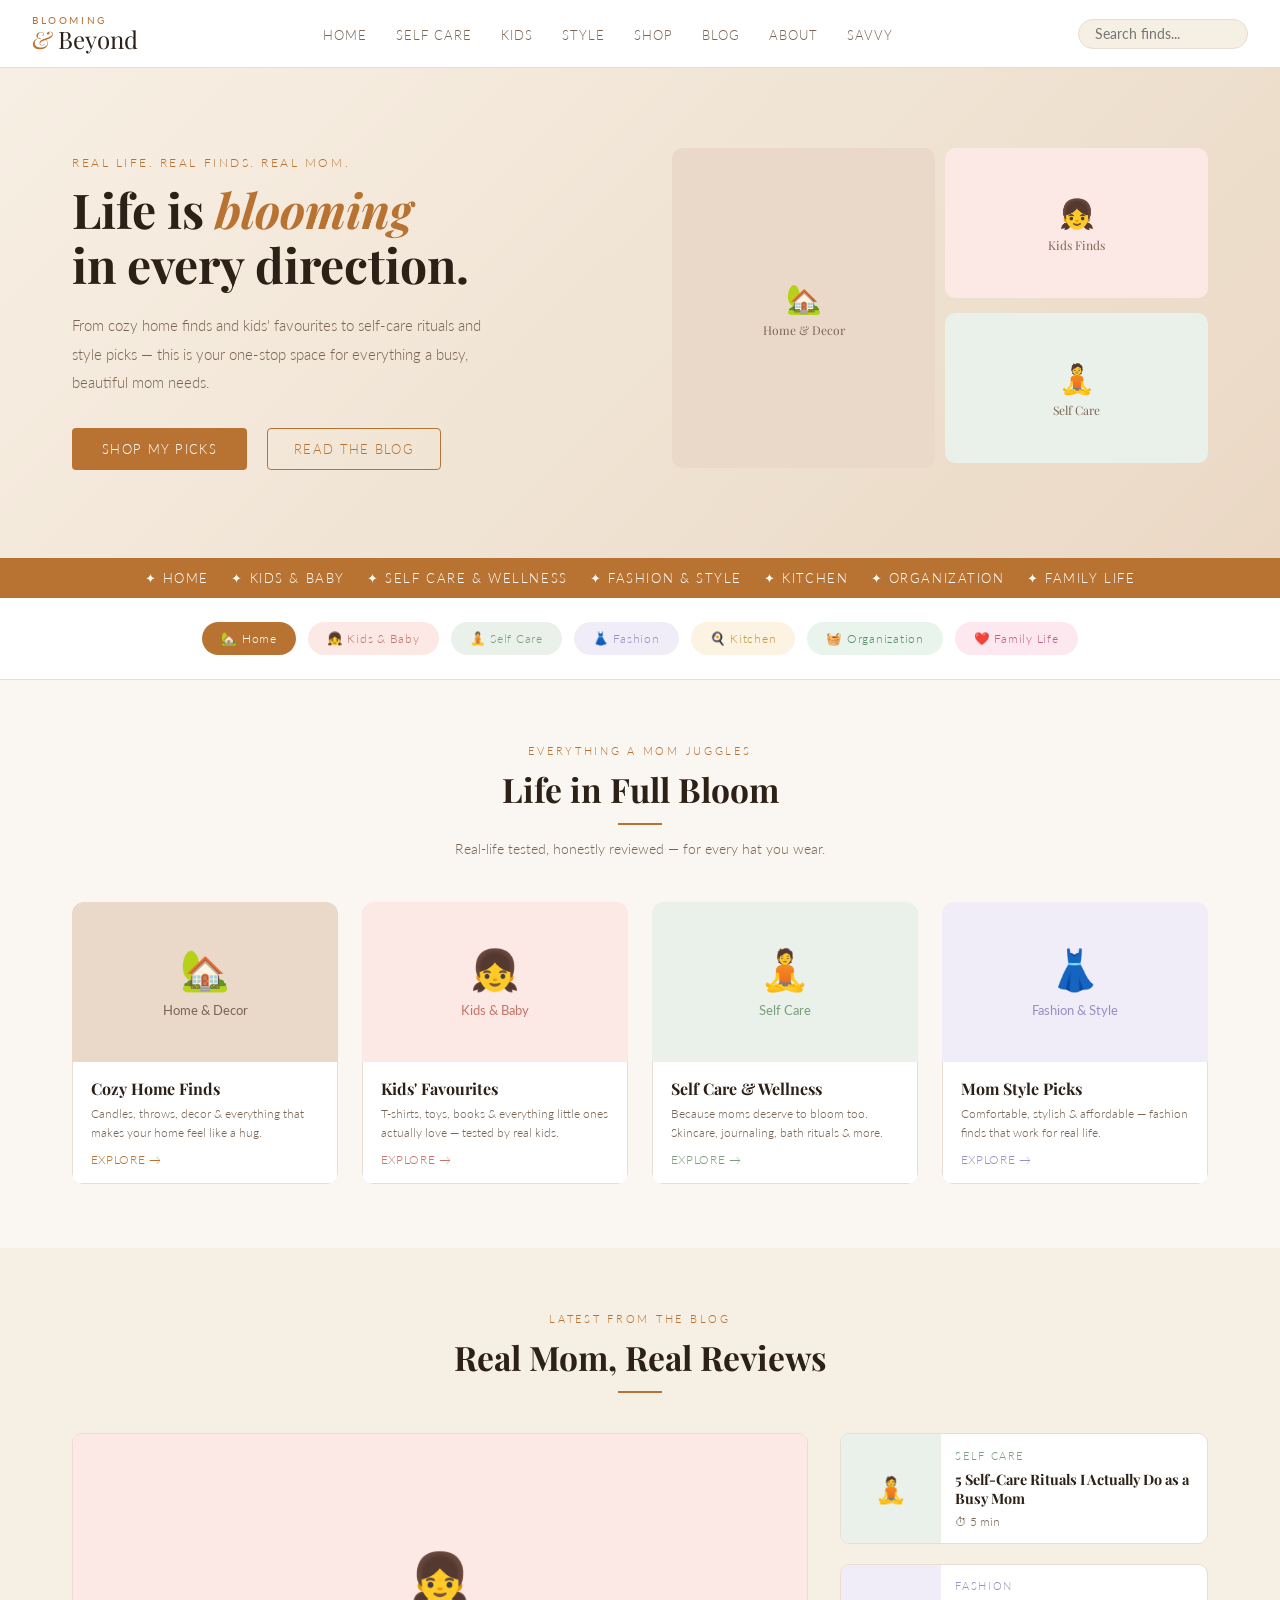
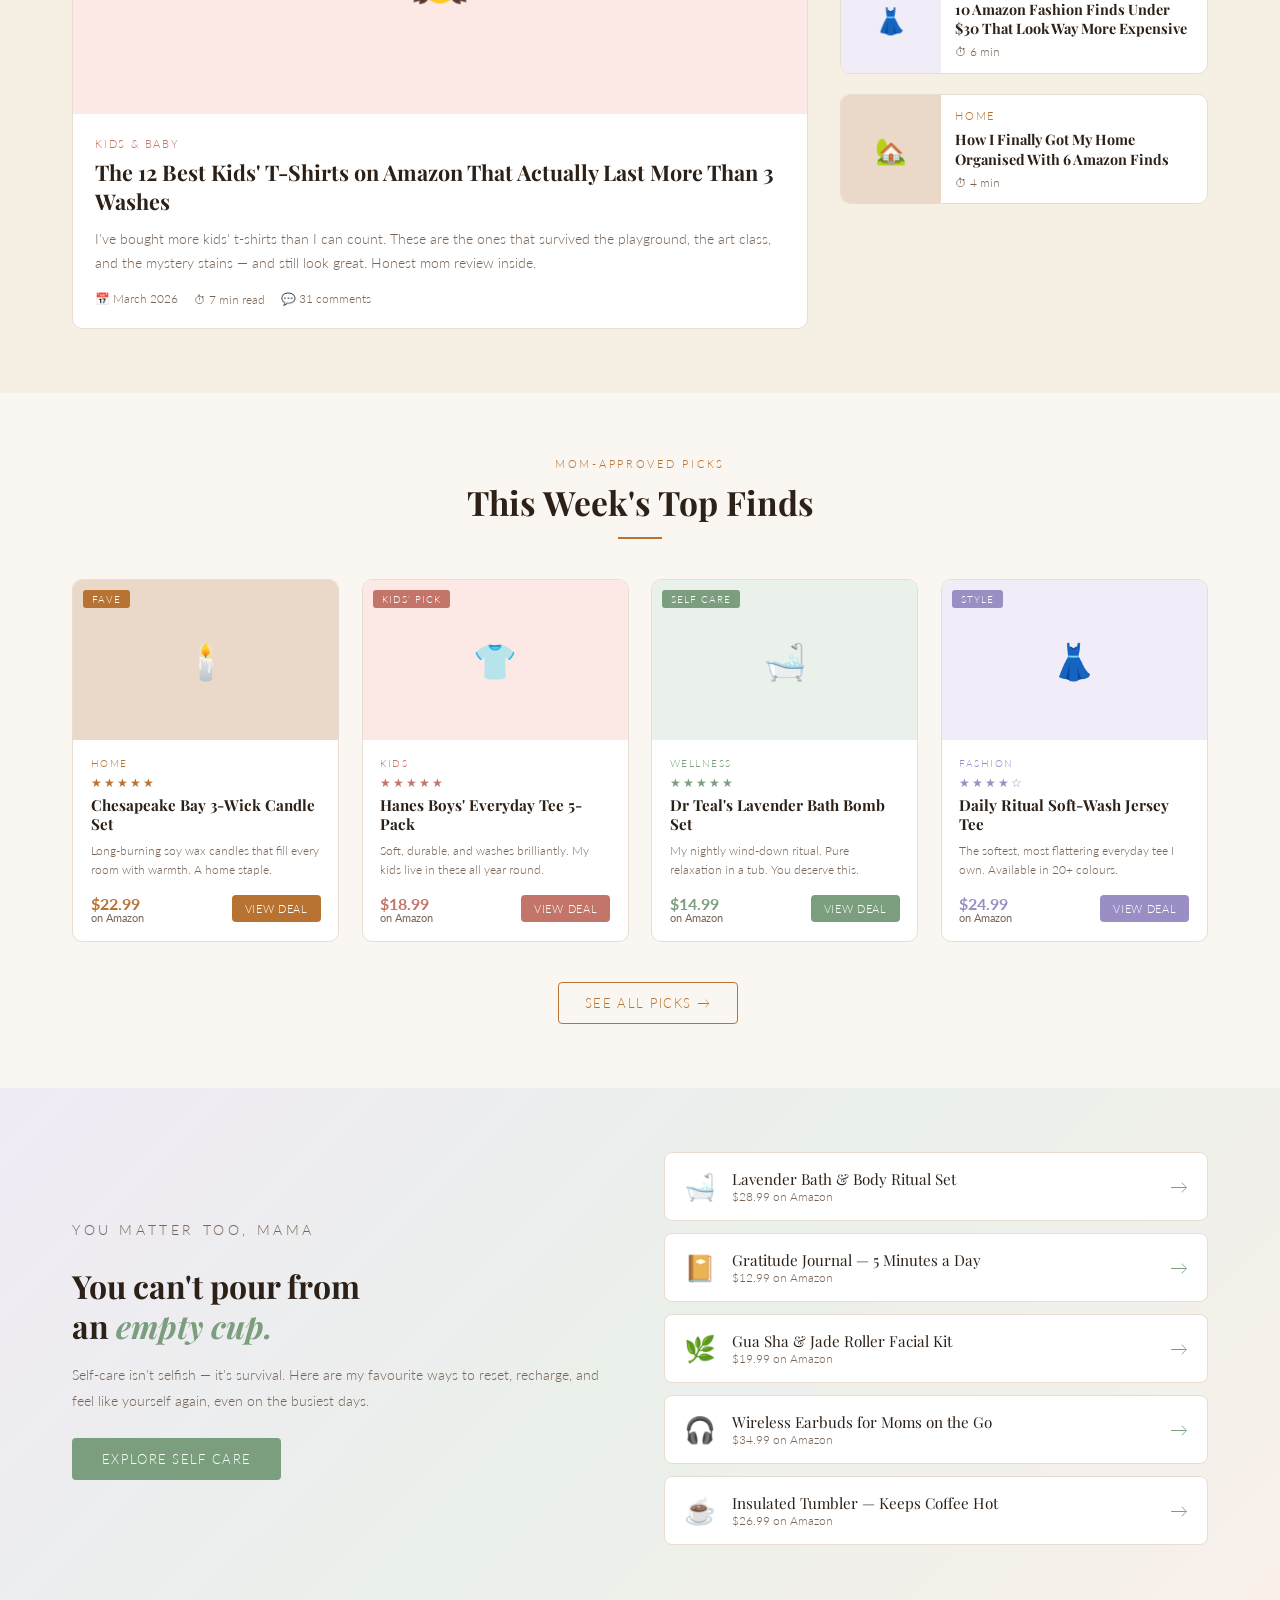
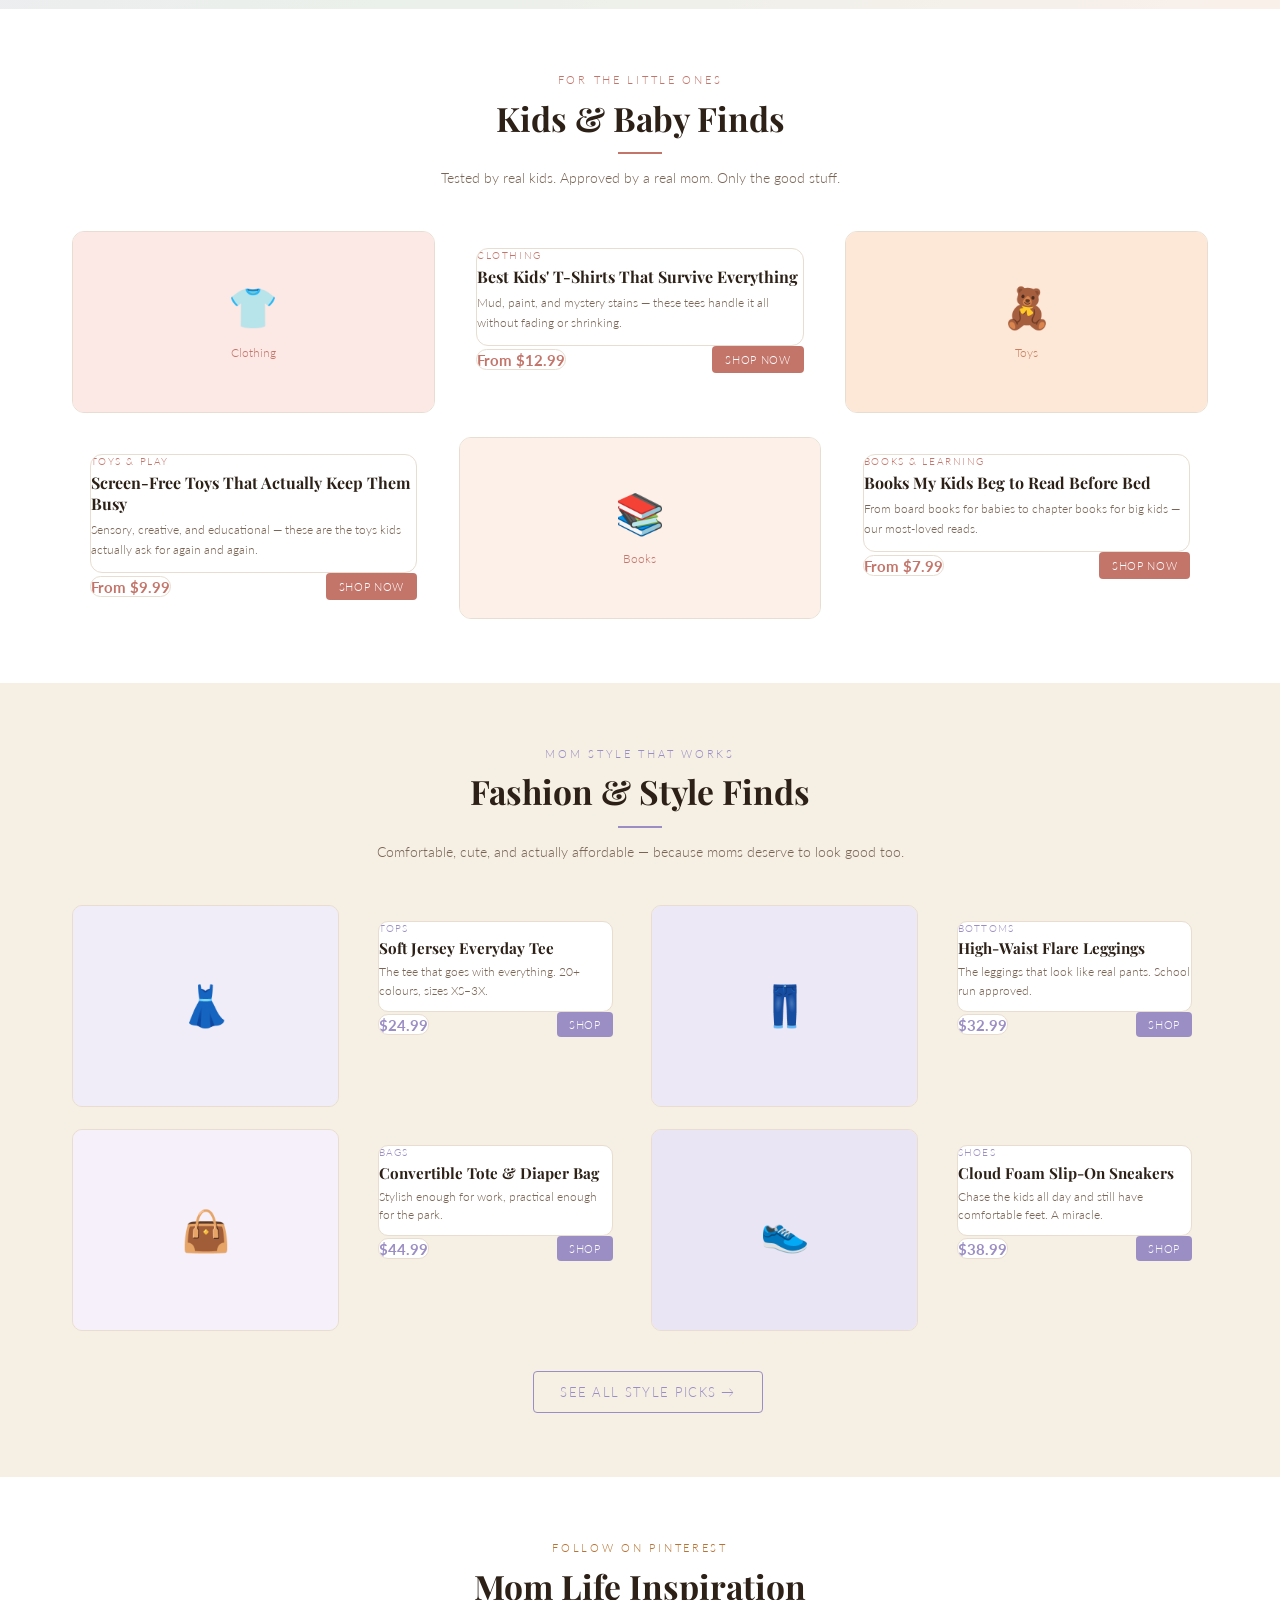
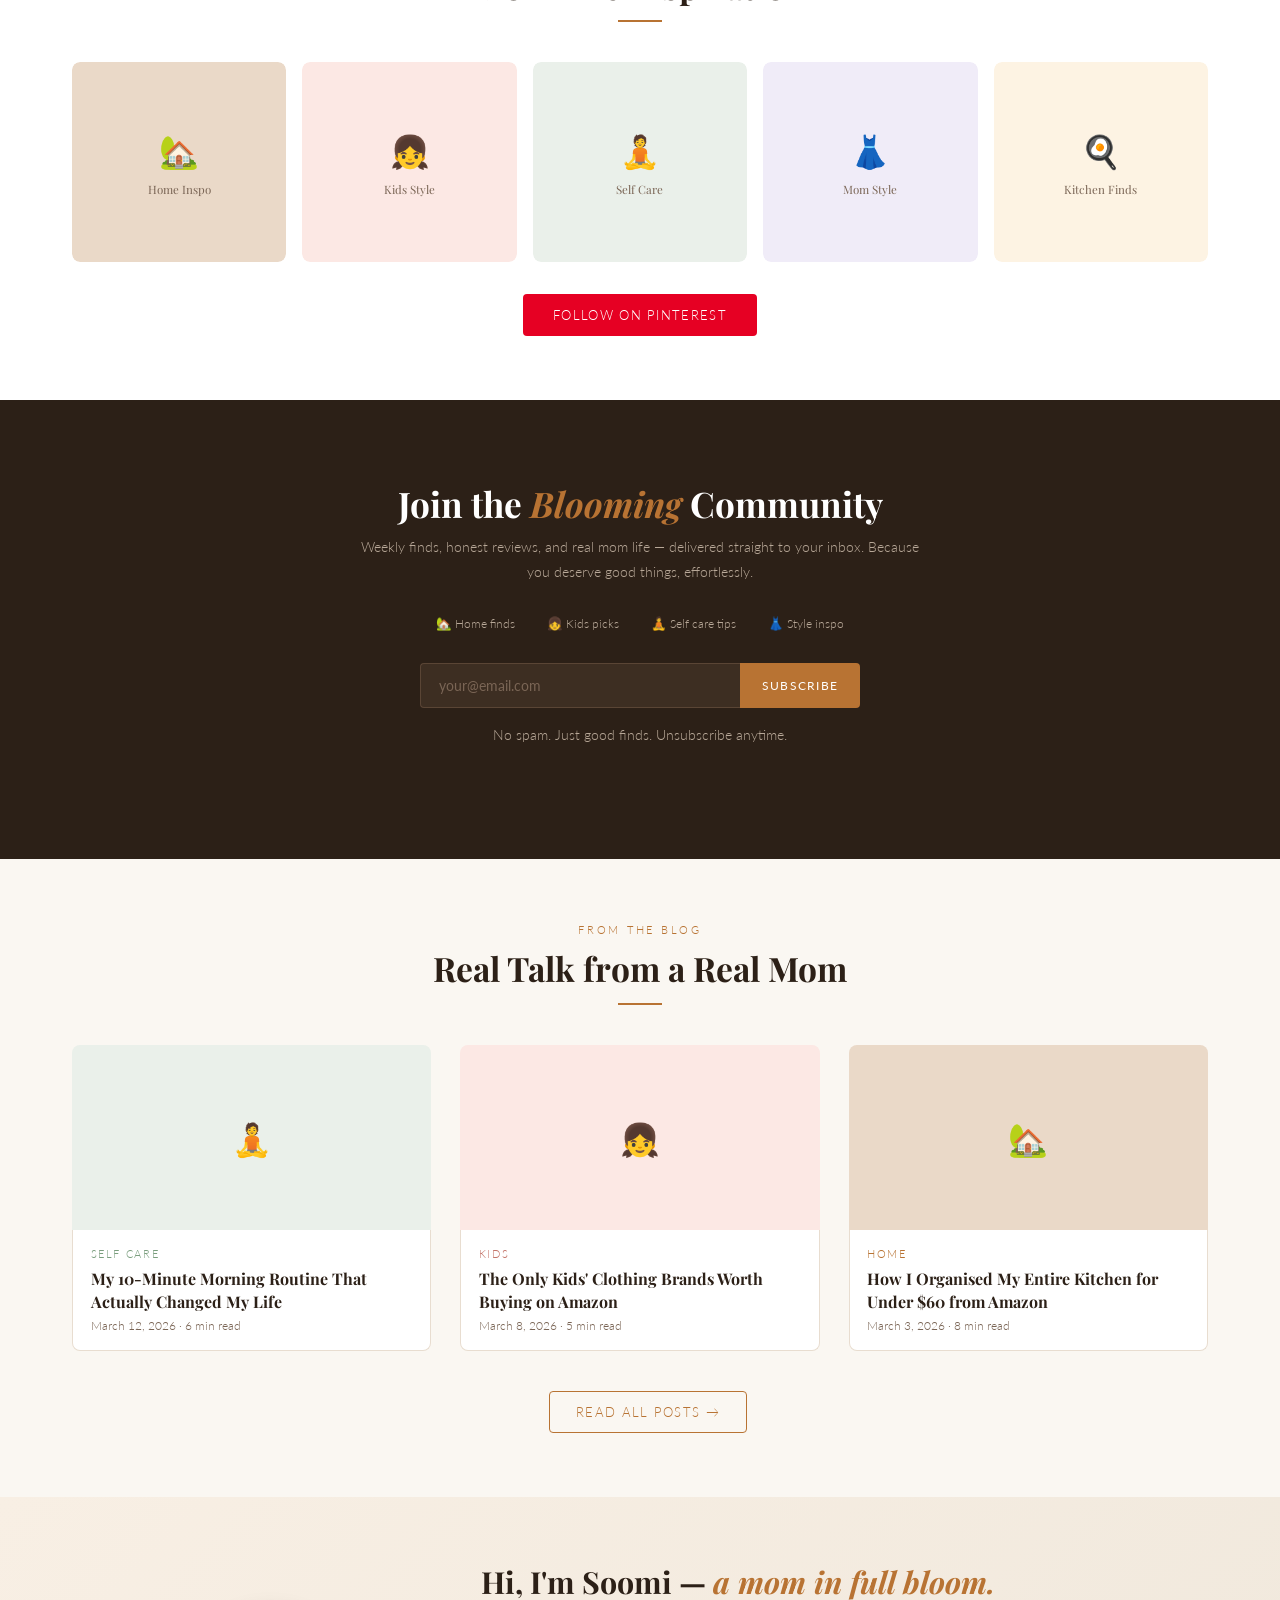
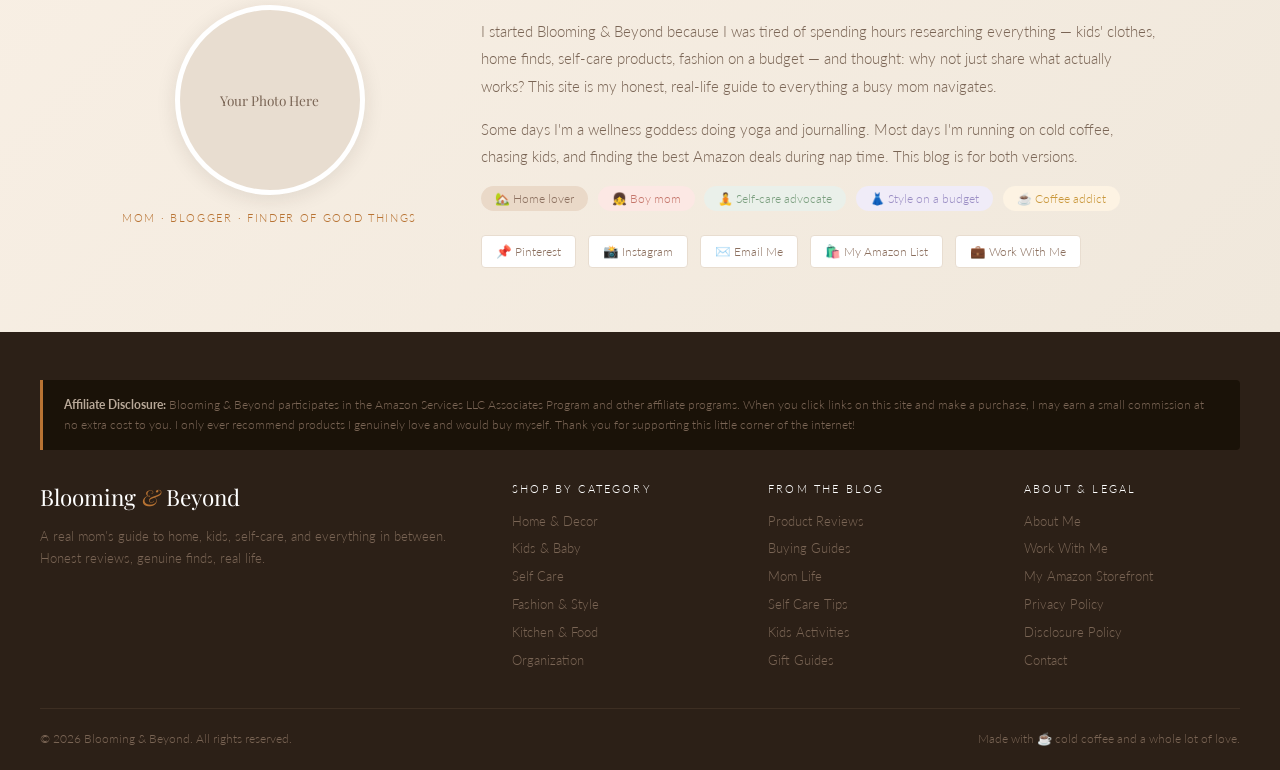
<file: index.html>
<!DOCTYPE html>
<html lang="en">
<head>
<meta charset="UTF-8">
<meta name="viewport" content="width=device-width, initial-scale=1.0">
<title>Blooming & Beyond — A Mom's Guide to Everything That Matters</title>
<link href="https://fonts.googleapis.com/css2?family=Playfair+Display:ital,wght@0,400;0,600;1,400&family=Lato:wght@300;400;700&display=swap" rel="stylesheet">
<style>
:root{--cream:#FAF7F2;--warm:#F5EFE4;--sand:#E8DDD0;--brown:#8B6F5E;--dark:#2C2017;--accent:#B87333;--rose:#C4756A;--sage:#7A9E7E;--lavender:#9B8EC4;--text:#3D2E22;--muted:#7A6555;--white:#FFFFFF;--tag-bg:#EDE4D9;}
*{margin:0;padding:0;box-sizing:border-box;}html{scroll-behavior:smooth;}
body{background:var(--cream);color:var(--text);font-family:'Lato',sans-serif;font-weight:300;}

/* NAV */
nav{background:var(--white);border-bottom:1px solid var(--sand);position:sticky;top:0;z-index:100;padding:0 2rem;display:flex;align-items:center;justify-content:space-between;height:68px;}
.nav-logo{font-family:'Playfair Display',serif;font-size:1.5rem;color:var(--dark);text-decoration:none;display:flex;flex-direction:column;line-height:1.1;}
.nav-logo .sub{font-size:.65rem;letter-spacing:.25em;text-transform:uppercase;color:var(--accent);font-family:'Lato',sans-serif;font-weight:400;}
.nav-logo .main em{color:var(--accent);font-style:italic;}
.nav-links{display:flex;gap:1.8rem;list-style:none;}
.nav-links a{text-decoration:none;color:var(--muted);font-size:.8rem;letter-spacing:.08em;text-transform:uppercase;transition:color .2s;}
.nav-links a:hover{color:var(--accent);}
.nav-search{background:var(--warm);border:1px solid var(--sand);border-radius:20px;padding:6px 16px;font-family:'Lato',sans-serif;font-size:.85rem;color:var(--muted);outline:none;width:170px;}

/* HERO */
.hero-outer{background:linear-gradient(135deg,#F8EFE4,#F0E4D4,#EAD8C4);}
.hero{max-width:1200px;margin:0 auto;padding:5rem 2rem;display:grid;grid-template-columns:1fr 1fr;gap:4rem;align-items:center;}
.hero-eyebrow{font-size:.72rem;letter-spacing:.22em;text-transform:uppercase;color:var(--accent);margin-bottom:.8rem;}
.hero-title{font-family:'Playfair Display',serif;font-size:3rem;line-height:1.15;color:var(--dark);margin-bottom:1.2rem;}
.hero-title em{color:var(--accent);font-style:italic;}
.hero-desc{font-size:.95rem;line-height:1.85;color:var(--muted);margin-bottom:2rem;max-width:420px;}
.btn-primary{background:var(--accent);color:var(--white);border:none;padding:13px 30px;border-radius:4px;font-family:'Lato',sans-serif;font-size:.82rem;letter-spacing:.1em;text-transform:uppercase;cursor:pointer;text-decoration:none;display:inline-block;transition:background .2s,transform .1s;}
.btn-primary:hover{background:#9A5F28;transform:translateY(-1px);}
.btn-outline{background:transparent;color:var(--accent);border:1.5px solid var(--accent);padding:12px 26px;border-radius:4px;font-family:'Lato',sans-serif;font-size:.82rem;letter-spacing:.1em;text-transform:uppercase;cursor:pointer;text-decoration:none;display:inline-block;margin-left:1rem;transition:all .2s;}
.btn-outline:hover{background:var(--accent);color:var(--white);}
.hero-mosaic{display:grid;grid-template-columns:1fr 1fr;grid-template-rows:auto auto auto;gap:10px;}
.mosaic-cell{border-radius:10px;overflow:hidden;}
.mosaic-cell.tall{grid-row:span 2;}
.iph{display:flex;flex-direction:column;align-items:center;justify-content:center;gap:.4rem;font-family:'Playfair Display',serif;color:var(--muted);text-align:center;padding:1rem;}
.iph .ico{font-size:1.8rem;}
.iph .lbl{font-size:.75rem;}

/* TAGLINE STRIP */
.tagline-strip{background:var(--accent);padding:.75rem 2rem;text-align:center;}
.tagline-strip p{color:var(--white);font-size:.82rem;letter-spacing:.12em;text-transform:uppercase;}

/* CATEGORIES */
.categories{background:var(--white);border-bottom:1px solid var(--sand);padding:1.5rem 2rem;}
.cat-inner{max-width:1200px;margin:0 auto;display:flex;gap:.75rem;justify-content:center;flex-wrap:wrap;}
.cat-pill{text-decoration:none;padding:8px 18px;border-radius:20px;font-size:.78rem;letter-spacing:.06em;transition:all .2s;border:1px solid transparent;display:flex;align-items:center;gap:6px;}
.cat-pill.home{background:#EDE4D9;color:#8B6F5E;}.cat-pill.home:hover,.cat-pill.home.active{background:#B87333;color:#fff;}
.cat-pill.kids{background:#FCE8E4;color:#C4756A;}.cat-pill.kids:hover,.cat-pill.kids.active{background:#C4756A;color:#fff;}
.cat-pill.self{background:#EAF0EA;color:#7A9E7E;}.cat-pill.self:hover,.cat-pill.self.active{background:#7A9E7E;color:#fff;}
.cat-pill.fashion{background:#F0ECF8;color:#9B8EC4;}.cat-pill.fashion:hover,.cat-pill.fashion.active{background:#9B8EC4;color:#fff;}
.cat-pill.kitchen{background:#FDF3E3;color:#C9973A;}.cat-pill.kitchen:hover,.cat-pill.kitchen.active{background:#C9973A;color:#fff;}
.cat-pill.org{background:#E8F4EC;color:#5A8F6A;}.cat-pill.org:hover,.cat-pill.org.active{background:#5A8F6A;color:#fff;}
.cat-pill.family{background:#FDE8F0;color:#C06080;}.cat-pill.family:hover,.cat-pill.family.active{background:#C06080;color:#fff;}

/* SECTION COMMON */
.section-wrap{max-width:1200px;margin:0 auto;padding:4rem 2rem;}
.section-header{text-align:center;margin-bottom:2.5rem;}
.section-eyebrow{font-size:.68rem;letter-spacing:.25em;text-transform:uppercase;color:var(--accent);margin-bottom:.6rem;}
.section-title{font-family:'Playfair Display',serif;font-size:2.1rem;color:var(--dark);}
.section-line{width:44px;height:2px;background:var(--accent);margin:.8rem auto 0;}
.section-desc{font-size:.9rem;color:var(--muted);margin-top:.75rem;line-height:1.7;}

/* LIFE CATEGORY BLOCKS */
.life-grid{display:grid;grid-template-columns:repeat(4,1fr);gap:1.5rem;}
.life-card{border-radius:12px;overflow:hidden;text-decoration:none;color:inherit;display:block;transition:transform .2s,box-shadow .2s;position:relative;}
.life-card:hover{transform:translateY(-4px);box-shadow:0 10px 28px rgba(44,32,23,.12);}
.life-img{min-height:160px;display:flex;flex-direction:column;align-items:center;justify-content:center;gap:.5rem;}
.life-img .ico{font-size:2.5rem;}
.life-img .lbl{font-size:.8rem;font-family:'Lato',sans-serif;font-weight:400;}
.life-body{padding:1rem 1.1rem;background:var(--white);border:1px solid var(--sand);border-top:none;}
.life-title{font-family:'Playfair Display',serif;font-size:1rem;color:var(--dark);margin-bottom:.3rem;}
.life-desc{font-size:.78rem;color:var(--muted);line-height:1.55;}
.life-link{font-size:.75rem;color:var(--accent);letter-spacing:.06em;text-transform:uppercase;margin-top:.6rem;display:block;}

/* FEATURED POST */
.posts-grid{display:grid;grid-template-columns:2fr 1fr;gap:2rem;}
.post-card{background:var(--white);border-radius:10px;overflow:hidden;border:1px solid var(--sand);transition:transform .2s,box-shadow .2s;text-decoration:none;color:inherit;display:block;}
.post-card:hover{transform:translateY(-4px);box-shadow:0 12px 32px rgba(44,32,23,.1);}
.post-body{padding:1.4rem;}
.post-tag{font-size:.68rem;letter-spacing:.15em;text-transform:uppercase;margin-bottom:.5rem;}
.post-tag.home{color:var(--accent);}
.post-tag.kids{color:var(--rose);}
.post-tag.self{color:var(--sage);}
.post-tag.fashion{color:var(--lavender);}
.post-tag.kitchen{color:#C9973A;}
.post-tag.org{color:#5A8F6A;}
.post-title{font-family:'Playfair Display',serif;font-size:1.35rem;color:var(--dark);line-height:1.35;margin-bottom:.7rem;}
.post-excerpt{font-size:.88rem;line-height:1.7;color:var(--muted);margin-bottom:1rem;}
.post-meta{font-size:.73rem;color:var(--muted);display:flex;align-items:center;gap:1rem;}
.side-posts{display:flex;flex-direction:column;gap:1.25rem;}
.side-post{background:var(--white);border-radius:10px;overflow:hidden;border:1px solid var(--sand);transition:transform .2s;text-decoration:none;color:inherit;display:grid;grid-template-columns:100px 1fr;}
.side-post:hover{transform:translateY(-2px);}
.side-post .post-body{padding:.9rem;}
.side-post .post-title{font-size:.9rem;margin-bottom:.35rem;}

/* PRODUCT PICKS */
.products-bg{background:var(--warm);}
.products-grid{display:grid;grid-template-columns:repeat(4,1fr);gap:1.4rem;}
.product-card{background:var(--white);border-radius:10px;border:1px solid var(--sand);overflow:hidden;transition:transform .2s,box-shadow .2s;position:relative;}
.product-card:hover{transform:translateY(-4px);box-shadow:0 8px 24px rgba(44,32,23,.1);}
.product-body{padding:1.1rem;}
.product-tag{font-size:.63rem;letter-spacing:.15em;text-transform:uppercase;margin-bottom:.35rem;}
.product-name{font-family:'Playfair Display',serif;font-size:.95rem;color:var(--dark);margin-bottom:.35rem;line-height:1.3;}
.product-desc{font-size:.78rem;color:var(--muted);line-height:1.55;margin-bottom:.9rem;}
.product-footer{display:flex;align-items:center;justify-content:space-between;}
.product-price{font-size:1rem;font-weight:700;color:var(--accent);}
.product-price sub{font-size:.66rem;font-weight:400;color:var(--muted);display:block;line-height:1;}
.btn-amazon{color:var(--white);border:none;padding:7px 13px;border-radius:4px;font-size:.7rem;letter-spacing:.06em;text-transform:uppercase;cursor:pointer;text-decoration:none;display:inline-block;transition:filter .2s;}
.btn-amazon:hover{filter:brightness(.85);}
.badge{position:absolute;top:10px;left:10px;font-size:.62rem;letter-spacing:.1em;text-transform:uppercase;padding:3px 9px;border-radius:3px;}
.stars{font-size:.78rem;margin-bottom:.35rem;letter-spacing:2px;}

/* SELF CARE SECTION */
.selfcare-bg{background:linear-gradient(135deg,#F0EAF5,#EAF0EA,#FAF0EA);}
.selfcare-grid{display:grid;grid-template-columns:1fr 1fr;gap:3rem;align-items:center;}
.selfcare-text h2{font-family:'Playfair Display',serif;font-size:2rem;color:var(--dark);margin-bottom:1rem;line-height:1.25;}
.selfcare-text h2 em{color:var(--sage);font-style:italic;}
.selfcare-text p{font-size:.9rem;line-height:1.8;color:var(--muted);margin-bottom:1.5rem;}
.selfcare-picks{display:flex;flex-direction:column;gap:.75rem;}
.selfcare-pick{background:var(--white);border-radius:8px;padding:1rem 1.2rem;display:flex;align-items:center;gap:1rem;border:1px solid var(--sand);text-decoration:none;color:inherit;transition:border-color .2s,transform .2s;}
.selfcare-pick:hover{border-color:var(--sage);transform:translateX(4px);}
.selfcare-pick .ico{font-size:1.6rem;flex-shrink:0;}
.selfcare-pick .info .name{font-family:'Playfair Display',serif;font-size:.95rem;color:var(--dark);}
.selfcare-pick .info .price{font-size:.78rem;color:var(--muted);}
.selfcare-pick .arrow{margin-left:auto;color:var(--sage);font-size:1.1rem;}

/* KIDS SECTION */
.kids-bg{background:var(--white);}
.kids-grid{display:grid;grid-template-columns:repeat(3,1fr);gap:1.5rem;}
.kids-card{border-radius:12px;overflow:hidden;text-decoration:none;color:inherit;border:1px solid var(--sand);transition:transform .2s,box-shadow .2s;display:block;}
.kids-card:hover{transform:translateY(-4px);box-shadow:0 8px 24px rgba(44,32,23,.1);}
.kids-img{min-height:180px;display:flex;flex-direction:column;align-items:center;justify-content:center;gap:.5rem;}
.kids-body{padding:1.1rem;background:var(--white);}
.kids-tag{font-size:.65rem;letter-spacing:.15em;text-transform:uppercase;color:var(--rose);margin-bottom:.35rem;}
.kids-title{font-family:'Playfair Display',serif;font-size:1rem;color:var(--dark);margin-bottom:.35rem;line-height:1.3;}
.kids-desc{font-size:.78rem;color:var(--muted);line-height:1.55;margin-bottom:.8rem;}
.kids-footer{display:flex;align-items:center;justify-content:space-between;}
.kids-price{font-size:.95rem;font-weight:700;color:var(--rose);}

/* FASHION SECTION */
.fashion-bg{background:var(--warm);}
.fashion-grid{display:grid;grid-template-columns:repeat(4,1fr);gap:1.4rem;}
.fashion-card{background:var(--white);border-radius:10px;border:1px solid var(--sand);overflow:hidden;transition:transform .2s;position:relative;text-decoration:none;color:inherit;display:block;}
.fashion-card:hover{transform:translateY(-3px);}
.fashion-img{min-height:200px;display:flex;flex-direction:column;align-items:center;justify-content:center;}
.fashion-body{padding:1rem;}
.fashion-tag{font-size:.63rem;letter-spacing:.12em;text-transform:uppercase;color:var(--lavender);margin-bottom:.3rem;}
.fashion-name{font-family:'Playfair Display',serif;font-size:.95rem;color:var(--dark);margin-bottom:.3rem;}
.fashion-desc{font-size:.76rem;color:var(--muted);line-height:1.5;margin-bottom:.7rem;}
.fashion-price{font-size:.95rem;font-weight:700;color:var(--lavender);}

/* PINTEREST */
.pin-grid{display:grid;grid-template-columns:repeat(5,1fr);gap:1rem;}
.pin-card{border-radius:8px;overflow:hidden;position:relative;cursor:pointer;}
.pin-card .iph{transition:transform .3s;}.pin-card:hover .iph{transform:scale(1.04);}
.pin-overlay{position:absolute;inset:0;background:rgba(44,32,23,.45);opacity:0;transition:opacity .3s;display:flex;align-items:center;justify-content:center;}
.pin-card:hover .pin-overlay{opacity:1;}
.pin-save{background:#E60023;color:white;border:none;padding:8px 18px;border-radius:20px;font-family:'Lato',sans-serif;font-size:.8rem;font-weight:700;cursor:pointer;}

/* NEWSLETTER */
.newsletter{background:var(--dark);color:var(--white);padding:5rem 2rem;text-align:center;}
.newsletter-inner{max-width:580px;margin:0 auto;}
.newsletter h2{font-family:'Playfair Display',serif;font-size:2.2rem;margin-bottom:.5rem;}
.newsletter h2 em{color:var(--accent);font-style:italic;}
.newsletter p{font-size:.9rem;color:#B8A898;line-height:1.7;margin-bottom:2rem;}
.nl-perks{display:flex;justify-content:center;gap:2rem;margin-bottom:2rem;flex-wrap:wrap;}
.nl-perk{font-size:.78rem;color:#B8A898;display:flex;align-items:center;gap:.4rem;}
.nl-form{display:flex;max-width:440px;margin:0 auto;}
.nl-input{flex:1;padding:13px 18px;border:1px solid #5A4535;border-right:none;border-radius:4px 0 0 4px;font-family:'Lato',sans-serif;font-size:.88rem;outline:none;background:#3D2E22;color:var(--white);}
.nl-input::placeholder{color:#7A6555;}
.nl-btn{background:var(--accent);color:white;border:none;padding:13px 22px;border-radius:0 4px 4px 0;font-family:'Lato',sans-serif;font-size:.78rem;letter-spacing:.1em;text-transform:uppercase;cursor:pointer;white-space:nowrap;}
.nl-btn:hover{background:#9A5F28;}
.nl-note{font-size:.72rem;color:#5A4535;margin-top:.9rem;}

/* RECENT BLOG */
.blog-grid{display:grid;grid-template-columns:repeat(3,1fr);gap:1.8rem;}
.blog-card{text-decoration:none;color:inherit;display:block;}
.blog-info{padding:1.1rem;background:var(--white);border:1px solid var(--sand);border-top:none;border-radius:0 0 8px 8px;}
.blog-card:hover .blog-info{border-color:var(--accent);}
.blog-info .post-title{font-family:'Playfair Display',serif;font-size:1rem;color:var(--dark);margin-bottom:.4rem;line-height:1.4;}

/* ABOUT */
.about-strip{background:linear-gradient(135deg,#F8EFE4,#F0E8DC);}
.about-inner{max-width:1100px;margin:0 auto;padding:4rem 2rem;display:grid;grid-template-columns:auto 1fr;gap:4rem;align-items:center;}
.about-avatar-wrap{display:flex;flex-direction:column;align-items:center;gap:1rem;}
.about-avatar{width:190px;height:190px;border-radius:50%;background:var(--sand);display:flex;align-items:center;justify-content:center;font-family:'Playfair Display',serif;font-size:.85rem;color:var(--muted);text-align:center;border:5px solid var(--white);box-shadow:0 4px 20px rgba(44,32,23,.1);}
.about-role{font-size:.7rem;letter-spacing:.15em;text-transform:uppercase;color:var(--accent);text-align:center;}
.about-text h3{font-family:'Playfair Display',serif;font-size:1.9rem;color:var(--dark);margin-bottom:1rem;}
.about-text h3 em{color:var(--accent);font-style:italic;}
.about-text p{font-size:.92rem;line-height:1.85;color:var(--muted);margin-bottom:1rem;}
.life-tags{display:flex;gap:.6rem;flex-wrap:wrap;margin-bottom:1.5rem;}
.life-tag{padding:5px 14px;border-radius:14px;font-size:.75rem;}
.social-links{display:flex;gap:.75rem;flex-wrap:wrap;}
.social-link{background:var(--white);color:var(--brown);border:1px solid var(--sand);padding:8px 14px;border-radius:4px;font-size:.78rem;text-decoration:none;transition:all .2s;}
.social-link:hover{background:var(--accent);color:var(--white);border-color:var(--accent);}

/* FOOTER */
footer{background:var(--dark);color:#7A6555;padding:3rem 2rem 1.5rem;}
.footer-inner{max-width:1200px;margin:0 auto;}
.footer-grid{display:grid;grid-template-columns:2fr 1fr 1fr 1fr;gap:2.5rem;margin-bottom:2.5rem;}
.footer-brand{font-family:'Playfair Display',serif;font-size:1.4rem;color:var(--white);margin-bottom:.8rem;}
.footer-brand em{color:var(--accent);font-style:italic;}
.footer-desc{font-size:.82rem;line-height:1.7;}
.footer-heading{font-size:.68rem;letter-spacing:.2em;text-transform:uppercase;color:var(--white);margin-bottom:.9rem;}
.footer-links{list-style:none;display:flex;flex-direction:column;gap:.55rem;}
.footer-links a{text-decoration:none;color:#7A6555;font-size:.82rem;transition:color .2s;}
.footer-links a:hover{color:var(--accent);}
.footer-bottom{border-top:1px solid #3D2E22;padding-top:1.4rem;display:flex;justify-content:space-between;align-items:center;font-size:.76rem;flex-wrap:wrap;gap:.5rem;}
.affiliate-disc{background:#1A1208;border-left:3px solid var(--accent);padding:.9rem 1.3rem;margin-bottom:2rem;font-size:.76rem;line-height:1.7;border-radius:0 4px 4px 0;}

/* ANIMATIONS */
.fade-in{opacity:0;transform:translateY(22px);transition:opacity .65s ease,transform .65s ease;}
.fade-in.visible{opacity:1;transform:translateY(0);}

@media(max-width:900px){
  .hero{grid-template-columns:1fr;padding:3rem 1.5rem;}.hero-text{padding-left:0;}
  .life-grid,.products-grid,.fashion-grid{grid-template-columns:repeat(2,1fr);}
  .kids-grid{grid-template-columns:1fr 1fr;}
  .posts-grid,.selfcare-grid,.about-inner{grid-template-columns:1fr;}
  .pin-grid{grid-template-columns:repeat(3,1fr);}
  .blog-grid{grid-template-columns:1fr 1fr;}
  .footer-grid{grid-template-columns:1fr 1fr;}
}
</style>
</head>
<body>

<!-- NAV -->
<nav>
  <a class="nav-logo" href="#">
    <span class="sub">Blooming</span>
    <span class="main"><em>&</em> Beyond</span>
  </a>
  <ul class="nav-links">
    <li><a href="#home">Home</a></li>
    <li><a href="#selfcare">Self Care</a></li>
    <li><a href="#kids">Kids</a></li>
    <li><a href="#fashion">Style</a></li>
    <li><a href="#products">Shop</a></li>
    <li><a href="#blog">Blog</a></li>
    <li><a href="#about">About</a></li>
    <li><a href="#Savvy">Savvy</a></li>
  </ul>
  <input class="nav-search" type="text" placeholder="Search finds...">
</nav>

<!-- HERO -->
<section id="home">
<div class="hero-outer">
<div class="hero">
  <div class="hero-text">
    <p class="hero-eyebrow">Real life. Real finds. Real mom.</p>
    <h1 class="hero-title">Life is <em>blooming</em><br>in every direction.</h1>
    <p class="hero-desc">From cozy home finds and kids' favourites to self-care rituals and style picks — this is your one-stop space for everything a busy, beautiful mom needs.</p>
    <a href="#products" class="btn-primary">Shop My Picks</a>
    <a href="#blog" class="btn-outline">Read the Blog</a>
  </div>
  <div class="hero-mosaic">
    <div class="mosaic-cell tall"><div class="iph" style="background:#EAD9C8;min-height:320px;border-radius:10px;"><span class="ico">🏡</span><span class="lbl">Home & Decor</span></div></div>
    <div class="mosaic-cell"><div class="iph" style="background:#FCE8E4;min-height:150px;border-radius:10px;"><span class="ico">👧</span><span class="lbl">Kids Finds</span></div></div>
    <div class="mosaic-cell"><div class="iph" style="background:#EAF0EA;min-height:150px;border-radius:10px;"><span class="ico">🧘</span><span class="lbl">Self Care</span></div></div>
  </div>
</div>
</div>
</section>

<!-- TAGLINE -->
<div class="tagline-strip">
  <p>✦ Home &nbsp;&nbsp; ✦ Kids &amp; Baby &nbsp;&nbsp; ✦ Self Care &amp; Wellness &nbsp;&nbsp; ✦ Fashion &amp; Style &nbsp;&nbsp; ✦ Kitchen &nbsp;&nbsp; ✦ Organization &nbsp;&nbsp; ✦ Family Life</p>
</div>

<!-- CATEGORIES -->
<div class="categories">
  <div class="cat-inner">
    <a href="#" class="cat-pill home active">🏡 Home</a>
    <a href="#" class="cat-pill kids">👧 Kids &amp; Baby</a>
    <a href="#" class="cat-pill self">🧘 Self Care</a>
    <a href="#" class="cat-pill fashion">👗 Fashion</a>
    <a href="#" class="cat-pill kitchen">🍳 Kitchen</a>
    <a href="#" class="cat-pill org">🧺 Organization</a>
    <a href="#" class="cat-pill family">❤️ Family Life</a>
  </div>
</div>

<!-- LIFE SECTIONS OVERVIEW -->
<section class="section-wrap fade-in">
  <div class="section-header">
    <p class="section-eyebrow">Everything a mom juggles</p>
    <h2 class="section-title">Life in Full Bloom</h2>
    <div class="section-line"></div>
    <p class="section-desc">Real-life tested, honestly reviewed — for every hat you wear.</p>
  </div>
  <div class="life-grid">
    <a href="#" class="life-card">
      <div class="life-img" style="background:#EAD9C8;"><span class="ico">🏡</span><span class="lbl" style="color:var(--muted);">Home & Decor</span></div>
      <div class="life-body">
        <h3 class="life-title">Cozy Home Finds</h3>
        <p class="life-desc">Candles, throws, decor & everything that makes your home feel like a hug.</p>
        <span class="life-link">Explore →</span>
      </div>
    </a>
    <a href="#" class="life-card">
      <div class="life-img" style="background:#FCE8E4;"><span class="ico">👧</span><span class="lbl" style="color:#C4756A;">Kids & Baby</span></div>
      <div class="life-body">
        <h3 class="life-title">Kids' Favourites</h3>
        <p class="life-desc">T-shirts, toys, books & everything little ones actually love — tested by real kids.</p>
        <span class="life-link" style="color:var(--rose);">Explore →</span>
      </div>
    </a>
    <a href="#" class="life-card">
      <div class="life-img" style="background:#EAF0EA;"><span class="ico">🧘</span><span class="lbl" style="color:#7A9E7E;">Self Care</span></div>
      <div class="life-body">
        <h3 class="life-title">Self Care & Wellness</h3>
        <p class="life-desc">Because moms deserve to bloom too. Skincare, journaling, bath rituals & more.</p>
        <span class="life-link" style="color:var(--sage);">Explore →</span>
      </div>
    </a>
    <a href="#" class="life-card">
      <div class="life-img" style="background:#F0ECF8;"><span class="ico">👗</span><span class="lbl" style="color:#9B8EC4;">Fashion & Style</span></div>
      <div class="life-body">
        <h3 class="life-title">Mom Style Picks</h3>
        <p class="life-desc">Comfortable, stylish & affordable — fashion finds that work for real life.</p>
        <span class="life-link" style="color:var(--lavender);">Explore →</span>
      </div>
    </a>
  </div>
</section>

<!-- FEATURED BLOG POSTS -->
<section style="background:var(--warm);">
<div class="section-wrap fade-in">
  <div class="section-header">
    <p class="section-eyebrow">Latest from the blog</p>
    <h2 class="section-title">Real Mom, Real Reviews</h2>
    <div class="section-line"></div>
  </div>
  <div class="posts-grid">
    <a href="#" class="post-card">
      <div class="iph" style="background:#FCE8E4;min-height:280px;border-radius:0;font-size:3rem;"><span>👧</span></div>
      <div class="post-body">
        <p class="post-tag kids">Kids & Baby</p>
        <h2 class="post-title">The 12 Best Kids' T-Shirts on Amazon That Actually Last More Than 3 Washes</h2>
        <p class="post-excerpt">I've bought more kids' t-shirts than I can count. These are the ones that survived the playground, the art class, and the mystery stains — and still look great. Honest mom review inside.</p>
        <div class="post-meta"><span>📅 March 2026</span><span>⏱ 7 min read</span><span>💬 31 comments</span></div>
      </div>
    </a>
    <div class="side-posts">
      <a href="#" class="side-post">
        <div class="iph" style="background:#EAF0EA;min-height:100px;font-size:1.6rem;border-radius:0;"><span>🧘</span></div>
        <div class="post-body"><p class="post-tag self">Self Care</p><h3 class="post-title">5 Self-Care Rituals I Actually Do as a Busy Mom</h3><p class="post-meta"><span>⏱ 5 min</span></p></div>
      </a>
      <a href="#" class="side-post">
        <div class="iph" style="background:#F0ECF8;min-height:100px;font-size:1.6rem;border-radius:0;"><span>👗</span></div>
        <div class="post-body"><p class="post-tag fashion">Fashion</p><h3 class="post-title">10 Amazon Fashion Finds Under $30 That Look Way More Expensive</h3><p class="post-meta"><span>⏱ 6 min</span></p></div>
      </a>
      <a href="#" class="side-post">
        <div class="iph" style="background:#EAD9C8;min-height:100px;font-size:1.6rem;border-radius:0;"><span>🏡</span></div>
        <div class="post-body"><p class="post-tag home">Home</p><h3 class="post-title">How I Finally Got My Home Organised With 6 Amazon Finds</h3><p class="post-meta"><span>⏱ 4 min</span></p></div>
      </a>
    </div>
  </div>
</div>
</section>

<!-- PRODUCT PICKS -->
<section id="products">
<div class="section-wrap fade-in">
  <div class="section-header">
    <p class="section-eyebrow">Mom-approved picks</p>
    <h2 class="section-title">This Week's Top Finds</h2>
    <div class="section-line"></div>
  </div>
  <div class="products-grid">
    <div class="product-card">
      <span class="badge" style="background:#B87333;color:#fff;">Fave</span>
      <div class="iph" style="background:#EAD9C8;min-height:160px;font-size:2.2rem;"><span>🕯️</span></div>
      <div class="product-body">
        <p class="product-tag" style="color:var(--accent);">Home</p>
        <div class="stars" style="color:var(--accent);">★★★★★</div>
        <h3 class="product-name">Chesapeake Bay 3-Wick Candle Set</h3>
        <p class="product-desc">Long-burning soy wax candles that fill every room with warmth. A home staple.</p>
        <div class="product-footer"><div class="product-price">$22.99<sub>on Amazon</sub></div><a href="#" class="btn-amazon" style="background:#B87333;">View Deal</a></div>
      </div>
    </div>
    <div class="product-card">
      <span class="badge" style="background:#C4756A;color:#fff;">Kids' Pick</span>
      <div class="iph" style="background:#FCE8E4;min-height:160px;font-size:2.2rem;"><span>👕</span></div>
      <div class="product-body">
        <p class="product-tag" style="color:var(--rose);">Kids</p>
        <div class="stars" style="color:var(--rose);">★★★★★</div>
        <h3 class="product-name">Hanes Boys' Everyday Tee 5-Pack</h3>
        <p class="product-desc">Soft, durable, and washes brilliantly. My kids live in these all year round.</p>
        <div class="product-footer"><div class="product-price" style="color:var(--rose);">$18.99<sub>on Amazon</sub></div><a href="#" class="btn-amazon" style="background:#C4756A;">View Deal</a></div>
      </div>
    </div>
    <div class="product-card">
      <span class="badge" style="background:#7A9E7E;color:#fff;">Self Care</span>
      <div class="iph" style="background:#EAF0EA;min-height:160px;font-size:2.2rem;"><span>🛁</span></div>
      <div class="product-body">
        <p class="product-tag" style="color:var(--sage);">Wellness</p>
        <div class="stars" style="color:var(--sage);">★★★★★</div>
        <h3 class="product-name">Dr Teal's Lavender Bath Bomb Set</h3>
        <p class="product-desc">My nightly wind-down ritual. Pure relaxation in a tub. You deserve this.</p>
        <div class="product-footer"><div class="product-price" style="color:var(--sage);">$14.99<sub>on Amazon</sub></div><a href="#" class="btn-amazon" style="background:#7A9E7E;">View Deal</a></div>
      </div>
    </div>
    <div class="product-card">
      <span class="badge" style="background:#9B8EC4;color:#fff;">Style</span>
      <div class="iph" style="background:#F0ECF8;min-height:160px;font-size:2.2rem;"><span>👗</span></div>
      <div class="product-body">
        <p class="product-tag" style="color:var(--lavender);">Fashion</p>
        <div class="stars" style="color:var(--lavender);">★★★★☆</div>
        <h3 class="product-name">Daily Ritual Soft-Wash Jersey Tee</h3>
        <p class="product-desc">The softest, most flattering everyday tee I own. Available in 20+ colours.</p>
        <div class="product-footer"><div class="product-price" style="color:var(--lavender);">$24.99<sub>on Amazon</sub></div><a href="#" class="btn-amazon" style="background:#9B8EC4;">View Deal</a></div>
      </div>
    </div>
  </div>
  <div style="text-align:center;margin-top:2.5rem;"><a href="#" class="btn-outline">See All Picks →</a></div>
</div>
</section>

<!-- SELF CARE SECTION -->
<section class="selfcare-bg" id="selfcare">
<div class="section-wrap fade-in">
  <div class="selfcare-grid">
    <div class="selfcare-text">
      <p class="section-eyebrow" style="text-align:left;">You matter too, mama</p>
      <h2>You can't pour from<br>an <em>empty cup.</em></h2>
      <p>Self-care isn't selfish — it's survival. Here are my favourite ways to reset, recharge, and feel like yourself again, even on the busiest days.</p>
      <a href="#" class="btn-primary" style="background:var(--sage);">Explore Self Care</a>
    </div>
    <div class="selfcare-picks">
      <a href="#" class="selfcare-pick">
        <span class="ico">🛁</span>
        <div class="info"><div class="name">Lavender Bath & Body Ritual Set</div><div class="price">$28.99 on Amazon</div></div>
        <span class="arrow">→</span>
      </a>
      <a href="#" class="selfcare-pick">
        <span class="ico">📔</span>
        <div class="info"><div class="name">Gratitude Journal — 5 Minutes a Day</div><div class="price">$12.99 on Amazon</div></div>
        <span class="arrow">→</span>
      </a>
      <a href="#" class="selfcare-pick">
        <span class="ico">🌿</span>
        <div class="info"><div class="name">Gua Sha & Jade Roller Facial Kit</div><div class="price">$19.99 on Amazon</div></div>
        <span class="arrow">→</span>
      </a>
      <a href="#" class="selfcare-pick">
        <span class="ico">🎧</span>
        <div class="info"><div class="name">Wireless Earbuds for Moms on the Go</div><div class="price">$34.99 on Amazon</div></div>
        <span class="arrow">→</span>
      </a>
      <a href="#" class="selfcare-pick">
        <span class="ico">☕</span>
        <div class="info"><div class="name">Insulated Tumbler — Keeps Coffee Hot</div><div class="price">$26.99 on Amazon</div></div>
        <span class="arrow">→</span>
      </a>
    </div>
  </div>
</div>
</section>

<!-- KIDS SECTION -->
<section class="kids-bg" id="kids">
<div class="section-wrap fade-in">
  <div class="section-header">
    <p class="section-eyebrow" style="color:var(--rose);">For the little ones</p>
    <h2 class="section-title">Kids & Baby Finds</h2>
    <div class="section-line" style="background:var(--rose);"></div>
    <p class="section-desc">Tested by real kids. Approved by a real mom. Only the good stuff.</p>
  </div>
  <div class="kids-grid">
    <a href="#" class="kids-card">
      <div class="kids-img" style="background:#FCE8E4;"><span style="font-size:2.5rem;">👕</span><span style="font-size:.78rem;color:#C4756A;margin-top:.3rem;">Clothing</span></div>
      <div class="kids-body">
        <p class="kids-tag">Clothing</p>
        <h3 class="kids-title">Best Kids' T-Shirts That Survive Everything</h3>
        <p class="kids-desc">Mud, paint, and mystery stains — these tees handle it all without fading or shrinking.</p>
        <div class="kids-footer"><span class="kids-price">From $12.99</span><a href="#" class="btn-amazon" style="background:#C4756A;font-size:.7rem;padding:7px 13px;">Shop Now</a></div>
      </div>
    </a>
    <a href="#" class="kids-card">
      <div class="kids-img" style="background:#FDE8D8;"><span style="font-size:2.5rem;">🧸</span><span style="font-size:.78rem;color:#C98060;margin-top:.3rem;">Toys</span></div>
      <div class="kids-body">
        <p class="kids-tag">Toys & Play</p>
        <h3 class="kids-title">Screen-Free Toys That Actually Keep Them Busy</h3>
        <p class="kids-desc">Sensory, creative, and educational — these are the toys kids actually ask for again and again.</p>
        <div class="kids-footer"><span class="kids-price">From $9.99</span><a href="#" class="btn-amazon" style="background:#C4756A;font-size:.7rem;padding:7px 13px;">Shop Now</a></div>
      </div>
    </a>
    <a href="#" class="kids-card">
      <div class="kids-img" style="background:#FCF0E8;"><span style="font-size:2.5rem;">📚</span><span style="font-size:.78rem;color:#C4756A;margin-top:.3rem;">Books</span></div>
      <div class="kids-body">
        <p class="kids-tag">Books & Learning</p>
        <h3 class="kids-title">Books My Kids Beg to Read Before Bed</h3>
        <p class="kids-desc">From board books for babies to chapter books for big kids — our most-loved reads.</p>
        <div class="kids-footer"><span class="kids-price">From $7.99</span><a href="#" class="btn-amazon" style="background:#C4756A;font-size:.7rem;padding:7px 13px;">Shop Now</a></div>
      </div>
    </a>
  </div>
</div>
</section>

<!-- FASHION SECTION -->
<section class="fashion-bg" id="fashion">
<div class="section-wrap fade-in">
  <div class="section-header">
    <p class="section-eyebrow" style="color:var(--lavender);">Mom style that works</p>
    <h2 class="section-title">Fashion & Style Finds</h2>
    <div class="section-line" style="background:var(--lavender);"></div>
    <p class="section-desc">Comfortable, cute, and actually affordable — because moms deserve to look good too.</p>
  </div>
  <div class="fashion-grid">
    <a href="#" class="fashion-card">
      <div class="fashion-img" style="background:#F0ECF8;min-height:200px;"><span style="font-size:2.5rem;">👗</span></div>
      <div class="fashion-body">
        <p class="fashion-tag">Tops</p>
        <h3 class="fashion-name">Soft Jersey Everyday Tee</h3>
        <p class="fashion-desc">The tee that goes with everything. 20+ colours, sizes XS–3X.</p>
        <div style="display:flex;align-items:center;justify-content:space-between;"><span class="fashion-price">$24.99</span><a href="#" class="btn-amazon" style="background:#9B8EC4;font-size:.7rem;padding:6px 12px;">Shop</a></div>
      </div>
    </a>
    <a href="#" class="fashion-card">
      <div class="fashion-img" style="background:#EDE8F5;min-height:200px;"><span style="font-size:2.5rem;">👖</span></div>
      <div class="fashion-body">
        <p class="fashion-tag">Bottoms</p>
        <h3 class="fashion-name">High-Waist Flare Leggings</h3>
        <p class="fashion-desc">The leggings that look like real pants. School run approved.</p>
        <div style="display:flex;align-items:center;justify-content:space-between;"><span class="fashion-price">$32.99</span><a href="#" class="btn-amazon" style="background:#9B8EC4;font-size:.7rem;padding:6px 12px;">Shop</a></div>
      </div>
    </a>
    <a href="#" class="fashion-card">
      <div class="fashion-img" style="background:#F5F0FA;min-height:200px;"><span style="font-size:2.5rem;">👜</span></div>
      <div class="fashion-body">
        <p class="fashion-tag">Bags</p>
        <h3 class="fashion-name">Convertible Tote & Diaper Bag</h3>
        <p class="fashion-desc">Stylish enough for work, practical enough for the park.</p>
        <div style="display:flex;align-items:center;justify-content:space-between;"><span class="fashion-price">$44.99</span><a href="#" class="btn-amazon" style="background:#9B8EC4;font-size:.7rem;padding:6px 12px;">Shop</a></div>
      </div>
    </a>
    <a href="#" class="fashion-card">
      <div class="fashion-img" style="background:#EAE5F5;min-height:200px;"><span style="font-size:2.5rem;">👟</span></div>
      <div class="fashion-body">
        <p class="fashion-tag">Shoes</p>
        <h3 class="fashion-name">Cloud Foam Slip-On Sneakers</h3>
        <p class="fashion-desc">Chase the kids all day and still have comfortable feet. A miracle.</p>
        <div style="display:flex;align-items:center;justify-content:space-between;"><span class="fashion-price">$38.99</span><a href="#" class="btn-amazon" style="background:#9B8EC4;font-size:.7rem;padding:6px 12px;">Shop</a></div>
      </div>
    </a>
  </div>
  <div style="text-align:center;margin-top:2.5rem;"><a href="#" class="btn-outline" style="color:var(--lavender);border-color:var(--lavender);">See All Style Picks →</a></div>
</div>
</section>

<!-- PINTEREST -->
<section style="background:var(--white);">
<div class="section-wrap fade-in">
  <div class="section-header">
    <p class="section-eyebrow">Follow on Pinterest</p>
    <h2 class="section-title">Mom Life Inspiration</h2>
    <div class="section-line"></div>
  </div>
  <div class="pin-grid">
    <div class="pin-card"><div class="iph" style="background:#EAD9C8;min-height:200px;border-radius:8px;font-size:2rem;"><span>🏡</span><span style="font-size:.72rem;margin-top:.3rem;">Home Inspo</span></div><div class="pin-overlay"><button class="pin-save">📌 Save</button></div></div>
    <div class="pin-card"><div class="iph" style="background:#FCE8E4;min-height:200px;border-radius:8px;font-size:2rem;"><span>👧</span><span style="font-size:.72rem;margin-top:.3rem;">Kids Style</span></div><div class="pin-overlay"><button class="pin-save">📌 Save</button></div></div>
    <div class="pin-card"><div class="iph" style="background:#EAF0EA;min-height:200px;border-radius:8px;font-size:2rem;"><span>🧘</span><span style="font-size:.72rem;margin-top:.3rem;">Self Care</span></div><div class="pin-overlay"><button class="pin-save">📌 Save</button></div></div>
    <div class="pin-card"><div class="iph" style="background:#F0ECF8;min-height:200px;border-radius:8px;font-size:2rem;"><span>👗</span><span style="font-size:.72rem;margin-top:.3rem;">Mom Style</span></div><div class="pin-overlay"><button class="pin-save">📌 Save</button></div></div>
    <div class="pin-card"><div class="iph" style="background:#FDF3E3;min-height:200px;border-radius:8px;font-size:2rem;"><span>🍳</span><span style="font-size:.72rem;margin-top:.3rem;">Kitchen Finds</span></div><div class="pin-overlay"><button class="pin-save">📌 Save</button></div></div>
  </div>
  <div style="text-align:center;margin-top:2rem;"><a href="https://pinterest.com" target="_blank" class="btn-primary" style="background:#E60023;">Follow on Pinterest</a></div>
</div>
</section>

<!-- NEWSLETTER -->
<section class="newsletter">
  <div class="newsletter-inner">
    <h2>Join the <em>Blooming</em> Community</h2>
    <p>Weekly finds, honest reviews, and real mom life — delivered straight to your inbox. Because you deserve good things, effortlessly.</p>
    <div class="nl-perks">
      <span class="nl-perk">🏡 Home finds</span>
      <span class="nl-perk">👧 Kids picks</span>
      <span class="nl-perk">🧘 Self care tips</span>
      <span class="nl-perk">👗 Style inspo</span>
    </div>
    <div class="nl-form">
      <input class="nl-input" type="email" placeholder="your@email.com" id="nl-email">
      <button class="nl-btn" id="nl-submit">Subscribe</button>
    </div>
    <p class="nl-note">No spam. Just good finds. Unsubscribe anytime.</p>
  </div>
</section>

<!-- RECENT BLOG -->
<section class="section-wrap fade-in" id="blog">
  <div class="section-header">
    <p class="section-eyebrow">From the blog</p>
    <h2 class="section-title">Real Talk from a Real Mom</h2>
    <div class="section-line"></div>
  </div>
  <div class="blog-grid">
    <a href="#" class="blog-card">
      <div class="iph" style="background:#EAF0EA;min-height:185px;border-radius:8px 8px 0 0;font-size:2rem;"><span>🧘</span></div>
      <div class="blog-info"><p class="post-tag self">Self Care</p><h3 class="post-title">My 10-Minute Morning Routine That Actually Changed My Life</h3><p class="post-meta" style="font-size:.72rem;color:var(--muted);">March 12, 2026 · 6 min read</p></div>
    </a>
    <a href="#" class="blog-card">
      <div class="iph" style="background:#FCE8E4;min-height:185px;border-radius:8px 8px 0 0;font-size:2rem;"><span>👧</span></div>
      <div class="blog-info"><p class="post-tag kids">Kids</p><h3 class="post-title">The Only Kids' Clothing Brands Worth Buying on Amazon</h3><p class="post-meta" style="font-size:.72rem;color:var(--muted);">March 8, 2026 · 5 min read</p></div>
    </a>
    <a href="#" class="blog-card">
      <div class="iph" style="background:#EAD9C8;min-height:185px;border-radius:8px 8px 0 0;font-size:2rem;"><span>🏡</span></div>
      <div class="blog-info"><p class="post-tag home">Home</p><h3 class="post-title">How I Organised My Entire Kitchen for Under $60 from Amazon</h3><p class="post-meta" style="font-size:.72rem;color:var(--muted);">March 3, 2026 · 8 min read</p></div>
    </a>
  </div>
  <div style="text-align:center;margin-top:2.5rem;"><a href="#" class="btn-outline">Read All Posts →</a></div>
</section>

<!-- ABOUT -->
<section class="about-strip" id="about">
  <div class="about-inner">
    <div class="about-avatar-wrap">
      <div class="about-avatar">Your Photo Here</div>
      <span class="about-role">Mom · Blogger · Finder of Good Things</span>
    </div>
    <div class="about-text">
      <h3>Hi, I'm Soomi — <em>a mom in full bloom.</em></h3>
      <p>I started Blooming & Beyond because I was tired of spending hours researching everything — kids' clothes, home finds, self-care products, fashion on a budget — and thought: why not just share what actually works? This site is my honest, real-life guide to everything a busy mom navigates.</p>
      <p>Some days I'm a wellness goddess doing yoga and journalling. Most days I'm running on cold coffee, chasing kids, and finding the best Amazon deals during nap time. This blog is for both versions.</p>
      <div class="life-tags">
        <span class="life-tag" style="background:#EAD9C8;color:#8B6F5E;">🏡 Home lover</span>
        <span class="life-tag" style="background:#FCE8E4;color:#C4756A;">👧 Boy mom</span>
        <span class="life-tag" style="background:#EAF0EA;color:#7A9E7E;">🧘 Self-care advocate</span>
        <span class="life-tag" style="background:#F0ECF8;color:#9B8EC4;">👗 Style on a budget</span>
        <span class="life-tag" style="background:#FDF3E3;color:#C9973A;">☕ Coffee addict</span>
      </div>
      <div class="social-links">
        <a href="#" class="social-link">📌 Pinterest</a>
        <a href="#" class="social-link">📸 Instagram</a>
        <a href="#" class="social-link">✉️ Email Me</a>
        <a href="#" class="social-link">🛍️ My Amazon List</a>
        <a href="#" class="social-link">💼 Work With Me</a>
      </div>
    </div>
  </div>
</section>

<!-- FOOTER -->
<footer>
  <div class="footer-inner">
    <div class="affiliate-disc">
      <strong style="color:#B8A898;">Affiliate Disclosure:</strong> Blooming & Beyond participates in the Amazon Services LLC Associates Program and other affiliate programs. When you click links on this site and make a purchase, I may earn a small commission at no extra cost to you. I only ever recommend products I genuinely love and would buy myself. Thank you for supporting this little corner of the internet!
    </div>
    <div class="footer-grid">
      <div>
        <div class="footer-brand">Blooming <em>&</em> Beyond</div>
        <p class="footer-desc">A real mom's guide to home, kids, self-care, and everything in between. Honest reviews, genuine finds, real life.</p>
      </div>
      <div>
        <p class="footer-heading">Shop By Category</p>
        <ul class="footer-links">
          <li><a href="#">Home & Decor</a></li>
          <li><a href="#">Kids & Baby</a></li>
          <li><a href="#">Self Care</a></li>
          <li><a href="#">Fashion & Style</a></li>
          <li><a href="#">Kitchen & Food</a></li>
          <li><a href="#">Organization</a></li>
        </ul>
      </div>
      <div>
        <p class="footer-heading">From the Blog</p>
        <ul class="footer-links">
          <li><a href="#">Product Reviews</a></li>
          <li><a href="#">Buying Guides</a></li>
          <li><a href="#">Mom Life</a></li>
          <li><a href="#">Self Care Tips</a></li>
          <li><a href="#">Kids Activities</a></li>
          <li><a href="#">Gift Guides</a></li>
        </ul>
      </div>
      <div>
        <p class="footer-heading">About & Legal</p>
        <ul class="footer-links">
          <li><a href="#">About Me</a></li>
          <li><a href="#">Work With Me</a></li>
          <li><a href="#">My Amazon Storefront</a></li>
          <li><a href="#">Privacy Policy</a></li>
          <li><a href="#">Disclosure Policy</a></li>
          <li><a href="#">Contact</a></li>
        </ul>
      </div>
    </div>
    <div class="footer-bottom">
      <span>© 2026 Blooming & Beyond. All rights reserved.</span>
      <span>Made with ☕ cold coffee and a whole lot of love.</span>
    </div>
  </div>
</footer>

<script>
document.querySelectorAll('.cat-pill').forEach(p=>{
  p.addEventListener('click',e=>{
    e.preventDefault();
    document.querySelectorAll('.cat-pill').forEach(x=>x.classList.remove('active'));
    p.classList.add('active');
  });
});
document.getElementById('nl-submit').addEventListener('click',()=>{
  const el=document.getElementById('nl-email');
  if(el.value.includes('@')){
    el.value='';
    el.placeholder="You're in! Welcome to the community 🌸";
    el.style.color='#B87333';
  } else {
    el.placeholder='Please enter a valid email address';
  }
});
const obs=new IntersectionObserver(e=>{
  e.forEach(x=>{if(x.isIntersecting)x.target.classList.add('visible');});
},{threshold:0.07});
document.querySelectorAll('.fade-in').forEach(el=>obs.observe(el));
</script>
</body>
</html>
</file>
